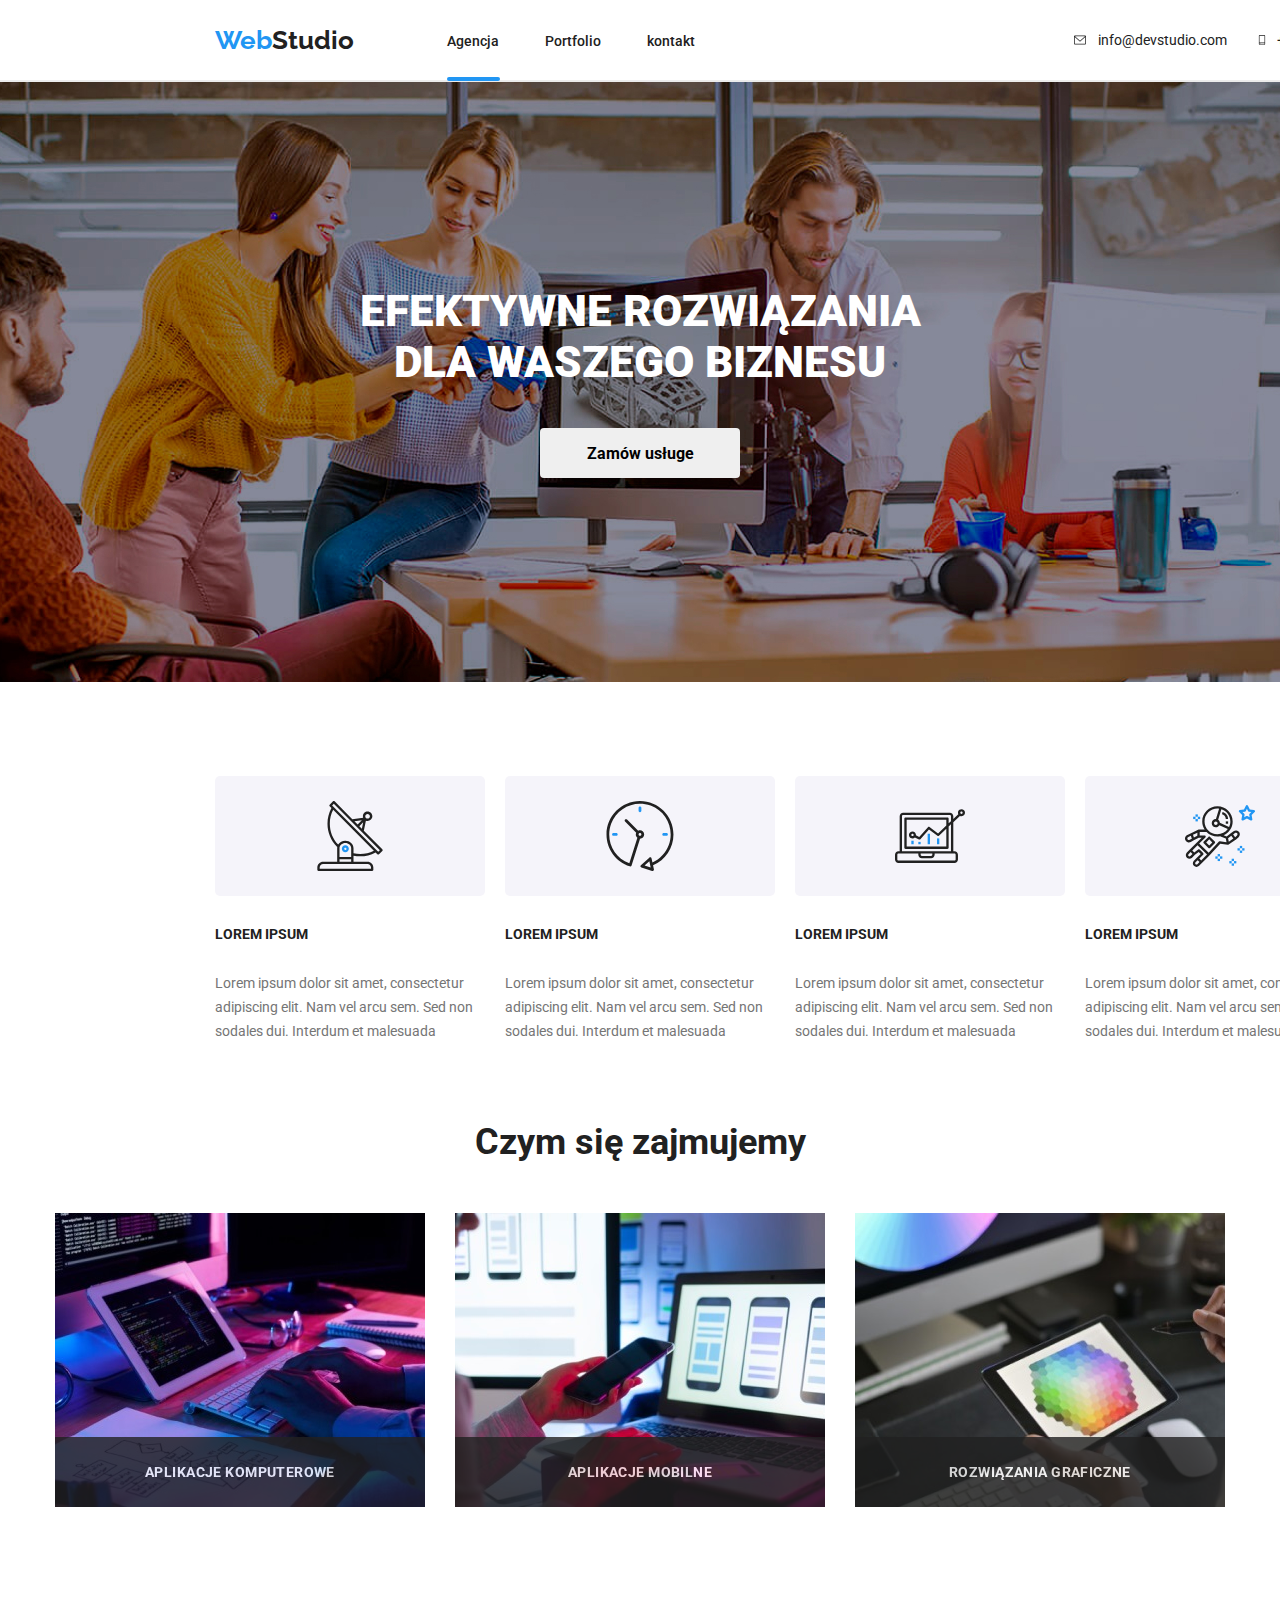
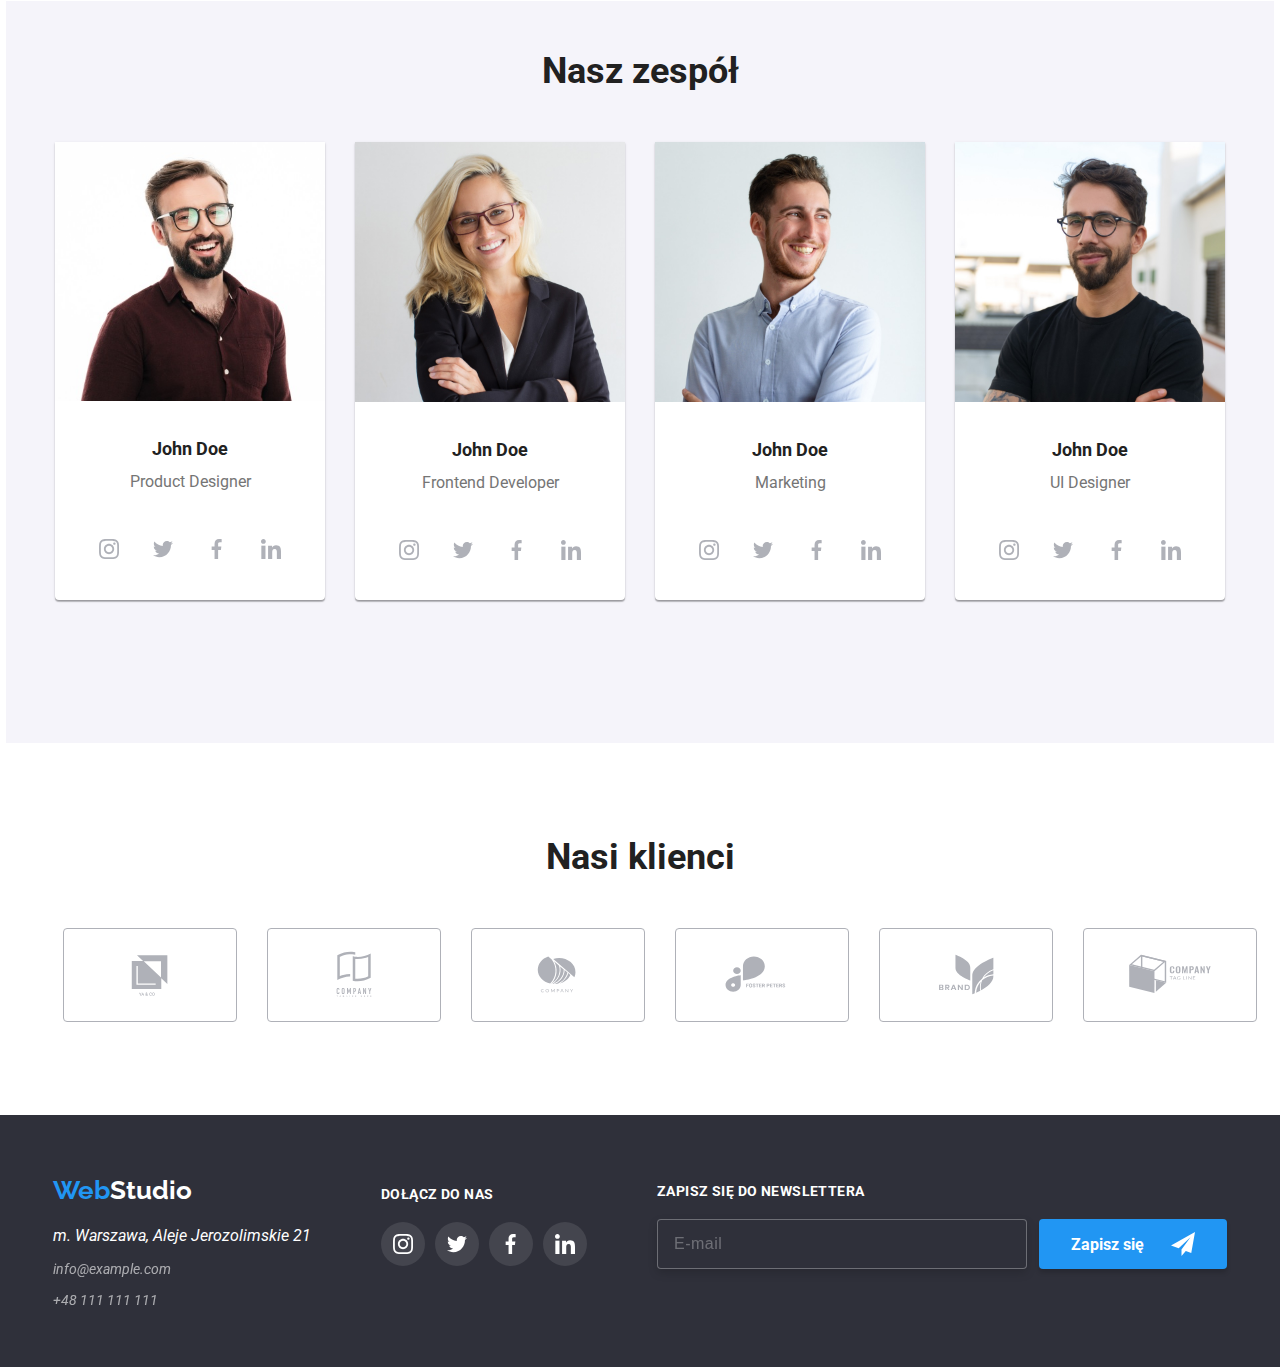
<file: index.html>
<!DOCTYPE html>
<html lang="en">
  <head>
    <meta charset="UTF-8" />
    <meta http-equiv="X-UA-Compatible" content="IE=edge" />
    <meta name="viewport" content="width=device-width, initial-scale=1.0" />
    <link rel="preconnect" href="https://fonts.googleapis.com" />
    <link rel="preconnect" href="https://fonts.gstatic.com" crossorigin />
    <link
      href="https://fonts.googleapis.com/css2?family=Raleway:wght@700&family=Roboto:wght@400;500;700;900&display=swap"
      rel="stylesheet"
    />
    <link
      rel="stylesheet"
      type="text/html"
      href="node_modules/modern-normalize/modern-normalize.css"
    />
    <link rel="stylesheet" href="css\styles.css" />
    <title>WebStudio</title>
  </head>
  <body>
    <header class="header">
      <a href="index.html" class="aLink"
        ><span class="headerLogoTextProps"><span class="blueText">Web</span>Studio</span></a
      >
      <nav class="navContainer">
        <ul class="listOfNavBtns">
          <li class="listItemProps">
            <a href="index.html" class="aLink blueTextOnHover actualContent">Agencja</a>
          </li>
          <li class="listItemProps">
            <a href="portfolio.html" class="aLink blueTextOnHover">Portfolio</a>
          </li>
          <li class="listItemProps">
            <a href="#" class="aLink blueTextOnHover">kontakt</a>
          </li>
        </ul>
      </nav>
      <section class="contact">
        <a href="mailto:info@devstudio.com" class="aLink blueTextOnHover contactHeader">
          <svg class="svg" width="16px" height="12px">
            <use href="images\svg\icons.svg#envelope"></use>
          </svg>
          info@devstudio.com</a
        >
        <a href="tel:+48111111111" class="aLink blueTextOnHover contactHeader phoneNumberAlignment"
          ><svg class="svg" width="10px" height="16px">
            <use href="images\svg\icons.svg#smartphone"></use>
          </svg>
          +48 111 111 111
        </a>
      </section>
    </header>
    <div class="line"></div>
    <main class="main">
      <section class="bigAD">
        <div class="container">
          <div class="bigADDisplay">
            <h1 class="bigADTitle">
              EFEKTYWNE ROZWIĄZANIA<br />
              DLA WASZEGO BIZNESU
            </h1>
            <button data-modal-open type="button" class="btnChangeOnHover bigADBtn">Zamów usługe</button>
          </div>
        </div>
      </section>
      <section class="teamPros">
        <ul class="listOfTeamPros">
          <li class="listItemProps">
            <div class="companyLogos">
              <svg class="svg" width="70px" height="70px">
                <use href="images\svg\icons.svg#antenna"></use>
              </svg>
            </div>
            <h2 class="paragraphTitle">LOREM IPSUM</h2>
            <p class="paragraphDescription">
              Lorem ipsum dolor sit amet, consectetur adipiscing elit. Nam vel arcu sem. Sed non
              sodales dui. Interdum et malesuada
            </p>
          </li>
          <li class="listItemProps">
            <div class="companyLogos">
              <svg class="svg" width="70px" height="70px">
                <use href="images\svg\icons.svg#clock"></use>
              </svg>
            </div>
            <h2 class="paragraphTitle">LOREM IPSUM</h2>
            <p class="paragraphDescription">
              Lorem ipsum dolor sit amet, consectetur adipiscing elit. Nam vel arcu sem. Sed non
              sodales dui. Interdum et malesuada
            </p>
          </li>
          <li class="listItemProps">
            <div class="companyLogos">
              <svg class="svg" width="70px" height="70px">
                <use href="images\svg\icons.svg#diagram"></use>
              </svg>
            </div>
            <h2 class="paragraphTitle">LOREM IPSUM</h2>
            <p class="paragraphDescription">
              Lorem ipsum dolor sit amet, consectetur adipiscing elit. Nam vel arcu sem. Sed non
              sodales dui. Interdum et malesuada
            </p>
          </li>
          <li class="listItemProps">
            <div class="companyLogos">
              <svg class="svg" width="70px" height="70px">
                <use href="images\svg\icons.svg#astronaut"></use>
              </svg>
            </div>
            <h2 class="paragraphTitle">LOREM IPSUM</h2>
            <p class="paragraphDescription">
              Lorem ipsum dolor sit amet, consectetur adipiscing elit. Nam vel arcu sem. Sed non
              sodales dui. Interdum et malesuada
            </p>
          </li>
        </ul>
      </section>
      <section class="photoGallery">
        <h2 class="galleriesTitle">Czym się zajmujemy</h2>
        <ul class="listOfWorkPhotos">
          <li class="listItemProps">
            <img
              src="images/services/ManTypingOnTablet.jpg"
              alt="Osoba zapisująca kod"
              width="370"
              height="294"
              class="img"
            /><div class="softText"><span class="textInSoftText">APLIKACJE KOMPUTEROWE<span></div>
            </li>
          </li>

          <li class="listItemProps">
            <img
              src="images/services/WomanWithAPhone.jpg"
              alt="Osoba projektująca stronę internetową"
              width="370"
              height="294"
            /><div class="softText"><span class="textInSoftText">APLIKACJE MOBILNE<span></span></div>
          </li>
          <li class="listItemProps">
            <img
              src="images/services/ChoosingColorOnPalett.jpg"
              alt="Osoba projektująca grafikę wybiera kolor z palety RGB"
              width="370"
              height="294"
            /><div class="softText"><span class="textInSoftText">ROZWIĄZANIA GRAFICZNE<span></span></div>
          </li>
        </ul>
      </section>
      <section class="photoGalleryOfCrue">
        <h2 class="galleriesTitle">Nasz zespół</h2>
        <ul class="listOfCruePhotos">
          <li class="listItemProps">
            <figure class="cruePictureDescriptionProps">
              <img
                src="images\employees\Jeremy.jpg"
                alt="Mężczyzna z brodą w ciemno bordowej koszuli"
                width="270"
                height="260"
              />
              <figcaption class="galleryDescription">
                <b class="galleryDescriptionTitle">John Doe</b><br />Product Designer
              </figcaption>
              <div class="socialmedia">
                <a href="#" class="iconBackground">
                  <svg class="svg" width="20px" height="20px">
                    <use href="images\svg\icons.svg#instagram"></use>
                  </svg>
                </a>
                <a href="#" class="iconBackground">
                  <svg class="svg" width="20px" height="20px">
                    <use href="images\svg\icons.svg#twitter"></use>
                  </svg>
                </a>
                <a href="#" class="iconBackground">
                  <svg class="svg" width="20px" height="20px">
                    <use href="images\svg\icons.svg#facebook"></use>
                  </svg>
                </a>
                <a href="#" class="iconBackground">
                  <svg class="svg" width="20px" height="20px">
                    <use href="images\svg\icons.svg#linkedin"></use>
                  </svg>
                </a>
              </div>
            </figure>
          </li>
          <li class="listItemProps">
            <figure class="cruePictureDescriptionProps">
              <img
                src="images\employees\Anna.jpg"
                alt="Kobieta blond włosa w garniturze i białej koszuli"
                width="270"
                height="260"
              />
              <figcaption class="galleryDescription">
                <b class="galleryDescriptionTitle">John Doe</b><br />Frontend Developer
              </figcaption>
              <div class="socialmedia">
                <a href="#" class="iconBackground">
                  <svg class="svg" width="20px" height="20px">
                    <use href="images\svg\icons.svg#instagram"></use>
                  </svg>
                </a>
                <a href="#" class="iconBackground">
                  <svg class="svg" width="20px" height="20px">
                    <use href="images\svg\icons.svg#twitter"></use>
                  </svg>
                </a>
                <a href="#" class="iconBackground">
                  <svg class="svg" width="20px" height="20px">
                    <use href="images\svg\icons.svg#facebook"></use>
                  </svg>
                </a>
                <a href="#" class="iconBackground">
                  <svg class="svg" width="20px" height="20px">
                    <use href="images\svg\icons.svg#linkedin"></use>
                  </svg>
                </a>
              </div>
            </figure>
          </li>
          <li class="listItemProps">
            <figure class="cruePictureDescriptionProps">
              <img
                src="images\employees\Brandon.jpg"
                alt="Mężczyzna w jasno niebieskiej koszuli z lekkim zarostem"
                width="270"
                height="260"
              />
              <figcaption class="galleryDescription">
                <b class="galleryDescriptionTitle">John Doe</b><br />Marketing
              </figcaption>
              <div class="socialmedia">
                <a href="#" class="iconBackground">
                  <svg class="svg" width="20px" height="20px">
                    <use href="images\svg\icons.svg#instagram"></use>
                  </svg>
                </a>
                <a href="#" class="iconBackground">
                  <svg class="svg" width="20px" height="20px">
                    <use href="images\svg\icons.svg#twitter"></use>
                  </svg>
                </a>
                <a href="#" class="iconBackground">
                  <svg class="svg" width="20px" height="20px">
                    <use href="images\svg\icons.svg#facebook"></use>
                  </svg>
                </a>
                <a href="#" class="iconBackground">
                  <svg class="svg" width="20px" height="20px">
                    <use href="images\svg\icons.svg#linkedin"></use>
                  </svg>
                </a>
              </div>
            </figure>
          </li>
          <li class="listItemProps">
            <figure class="cruePictureDescriptionProps">
              <img
                src="images\employees\John.jpg"
                alt="Mężczyzna z brodą w czarnym t-shirt'cie z tatuażami na rękach"
                width="270"
                height="260"
              />
              <figcaption class="galleryDescription">
                <b class="galleryDescriptionTitle">John Doe</b><br />UI Designer
              </figcaption>
              <div class="socialmedia">
                <a href="#" class="iconBackground">
                  <svg class="svg" width="20px" height="20px">
                    <use href="images\svg\icons.svg#instagram"></use>
                  </svg>
                </a>
                <a href="#" class="iconBackground">
                  <svg class="svg" width="20px" height="20px">
                    <use href="images\svg\icons.svg#twitter"></use>
                  </svg>
                </a>
                <a href="#" class="iconBackground">
                  <svg class="svg" width="20px" height="20px">
                    <use href="images\svg\icons.svg#facebook"></use>
                  </svg>
                </a>
                <a href="#" class="iconBackground">
                  <svg class="svg" width="20px" height="20px">
                    <use href="images\svg\icons.svg#linkedin"></use>
                  </svg>
                </a>
              </div>
            </figure>
          </li>
        </ul>
      </section>
      <section class="ourCustomers">
        <h2 class="galleriesTitle">Nasi klienci</h2>
        <ul class="companyLogosContainer">
          <li class="listItemProps">
            <svg class="svg" width="172px" height="92px">
              <use href="images\svg\icons.svg#yaCo"></use>
            </svg>
          </li>
          <li class="listItemProps">
            <svg class="svg" width="172px" height="92px">
              <use href="images\svg\icons.svg#companyTagLine2"></use>
            </svg>
          </li>
          <li class="listItemProps">
            <svg class="svg" width="172px" height="92px">
              <use href="images\svg\icons.svg#company"></use>
            </svg>
          </li>
          <li class="listItemProps">
            <svg class="svg" width="172px" height="92px">
              <use href="images\svg\icons.svg#fosterPeters"></use>
            </svg>
          </li>
          <li class="listItemProps">
            <svg class="svg" width="172px" height="92px">
              <use href="images\svg\icons.svg#brand"></use>
            </svg>
          </li>
          <li class="listItemProps">
            <svg class="svg" width="172px" height="92px">
              <use href="images\svg\icons.svg#companyTagLine1"></use>
            </svg>
          </li>
        </ul>
      </section>
    </main>
    <footer class="footer">
      <div class="mainFooterInfo">
        <a href="index.html" class="aLink"
          ><span class="footerLogoTextProps"><span class="blueText">Web</span>Studio</span></a
        >
        <address class="address">
          m. Warszawa, Aleje Jerozolimskie 21
          <a href="mailto:info@example.com" class="aLink"
            ><span class="blueTextOnHover contactFooter">info@example.com</span></a
          >
          <a href="tel:+48111111111" class="aLink"
            ><span class="blueTextOnHover contactFooter">+48 111 111 111</span></a
          >
        </address>
      </div>
      <div class="socialmediaContainer">
        <span class="joinUsText">DOŁĄCZ DO NAS</span>
        <section class="socialmedia">
          <a href="#" class="iconBackground">
            <svg class="svg" width="20px" height="20px">
              <use href="images\svg\icons.svg#instagram"></use>
            </svg>
          </a>
          <a href="#" class="iconBackground">
            <svg class="svg" width="20px" height="20px">
              <use href="images\svg\icons.svg#twitter"></use>
            </svg>
          </a>
          <a href="#" class="iconBackground">
            <svg class="svg" width="20px" height="20px">
              <use href="images\svg\icons.svg#facebook"></use>
            </svg>
          </a>
          <a href="#" class="iconBackground">
            <svg class="svg" width="20px" height="20px">
              <use href="images\svg\icons.svg#linkedin"></use>
            </svg>
          </a>
        </section>
      </div>
      <section class="newsletter">
        <span class="joinUsText">ZAPISZ SIĘ DO NEWSLETTERA</span>
        <form class="newsletterForm" name="newsletterSignUpForm" >
          <label>
            <input class="input" type="email" name="email" placeholder="E-mail" required />
          </label>
          <button class="btnSend" type="submit">Zapisz się<svg class="svg" width="24px" height="24px">
            <use href="images\svg\icons.svg#paperPlane"></use>
          </svg></button>
        </form>
      </section>
    </footer>
      <div class="backdrop is-hidden" data-modal>
        <div class="modal">
          <button class="modalClose" data-modal-close><span>X</span></button>
          <h4 class="mainFormTitle">Zostaw swoje dane w formularzu poniżej</h4>
          <form name="mainSignUpForm" class="mainSignUpForm">
            <div class="inputContainer">
              Imie
              <label class="optimizer">
                <input class="textBoxInput" type="text" name="first_name" required/>
                <svg class="svg" width="18px" height="18px">
                  <use href="images\svg\icons.svg#personInBlack"></use>
                </svg>
              </label>
            </div>
            <div class="inputContainer">
              Telefon
              <label class="optimizer">
                <input class="textBoxInput" type="tel" name="Telephone" required
                pattern="[0-9]{3}-[0-9]{3}-[0-9]{3}"/>
                <svg class="svg" width="18px" height="18px">
                  <use href="images\svg\icons.svg#phone"></use>
                </svg>
              </label>
            </div >
            <div class="inputContainer">
              Email
              <label class="optimizer">
                <input class="textBoxInput" type="email" name="E-mail" required/>
                <svg class="svg" width="18px" height="18px">
                  <use href="images\svg\icons.svg#mail"></use>
                </svg>
              </label>
            </div>
            <div class="inputContainer">
              Komentarz
              <label class="optimizer">
              <textarea 
                resize="none"
                class="textArea"
                name="comment"
                rows="5"
                placeholder="Wprowadź tekst"
              ></textarea>
            </label>
            </div>
            <div class="checkbox">
              <label class="chkBoxContainer">
                <input
                  class="chkBox"
                  type="checkbox"
                  name="term"
                  value="accepted"
                  required
                />
                <div class="CustomCheckbox">
                  <svg class="OkaySvg" width="16" height="15">
                    <use href="images\svg\icons.svg#okay"></use>
                  </svg>
                </div>
                <span class="regulations">
                  Oświadczam iż akceptuję <a href="#">Regulamin</a> i
                  <a href="#">Politykę Prywatności</a>.
                </span>
              </label>
            </div>
            <button class="btnSubmit" type="submit">Wyślij</button>
          </form>
        </div>
      </div>
    <script src="modal.js"></script>
  </body>
</html>
</file>
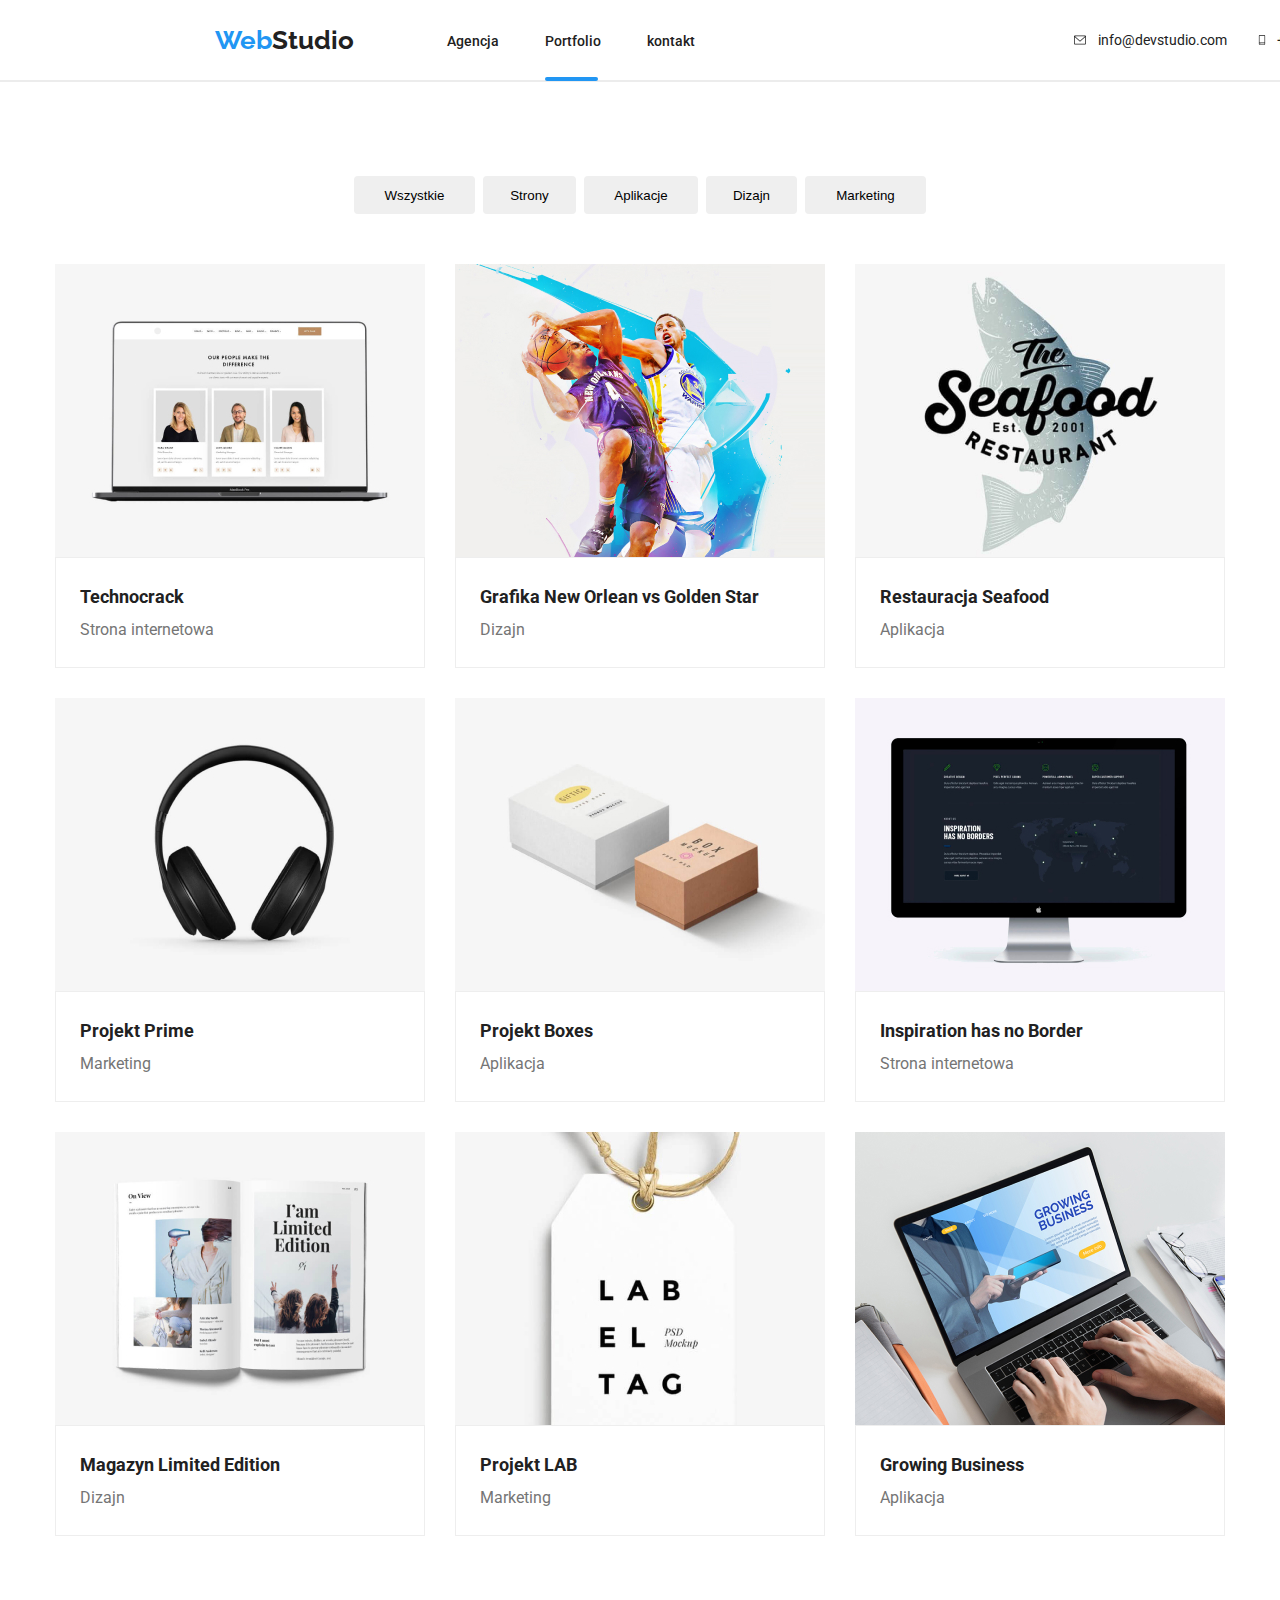
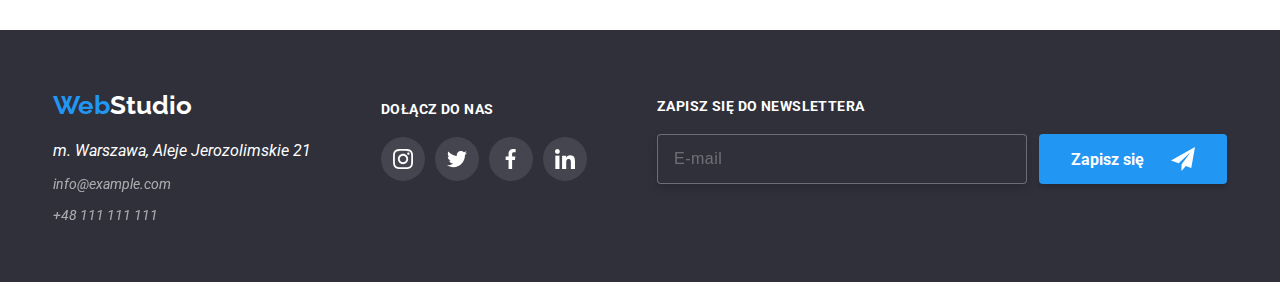
<file: portfolio.html>
<!DOCTYPE html>
<html lang="en">
  <head>
    <meta charset="UTF-8" />
    <meta http-equiv="X-UA-Compatible" content="IE=edge" />
    <meta name="viewport" content="width=device-width, initial-scale=1.0" />
    <link rel="preconnect" href="https://fonts.googleapis.com" />
    <link rel="preconnect" href="https://fonts.gstatic.com" crossorigin />
    <link
      href="https://fonts.googleapis.com/css2?family=Raleway:wght@700&family=Roboto:wght@400;500;700;900&display=swap"
      rel="stylesheet"
    />
    <link
      rel="stylesheet"
      type="text/html"
      href="node_modules/modern-normalize/modern-normalize.css"
    />
    <link rel="stylesheet" href="css\styles.css" />
    <title>Portfolio</title>
  </head>
  <body>
    <header class="header">
      <a href="index.html" class="aLink"
        ><span class="headerLogoTextProps"><span class="blueText">Web</span>Studio</span></a
      >
      <nav class="navContainer">
        <ul class="listOfNavBtns">
          <li class="listItemProps">
            <a href="index.html" class="aLink blueTextOnHover">Agencja</a>
          </li>
          <li class="listItemProps">
            <a href="portfolio.html" class="aLink blueTextOnHover actualContent">Portfolio</a>
          </li>
          <li class="listItemProps">
            <a href="#" class="aLink blueTextOnHover">kontakt</a>
          </li>
        </ul>
      </nav>
      <section class="contact">
        <a href="mailto:info@devstudio.com" class="aLink blueTextOnHover contactHeader">
          <svg width="16px" height="12px">
            <use href="images\svg\icons.svg#envelope"></use>
          </svg>
          info@devstudio.com</a
        >
        <a href="tel:+48111111111" class="aLink blueTextOnHover contactHeader phoneNumberAlignment"
          ><svg width="10px" height="16px">
            <use href="images\svg\icons.svg#smartphone"></use>
          </svg>
          +48 111 111 111
        </a>
      </section>
    </header>
    <div class="line"></div>
    <main class="portfoliogalleryMenu">
      <div class="container">
        <ul class="listOfCategoryBtns">
          <li class="listItemProps">
            <button type="button" class="btnChangeOnHover portfolioBtn1">Wszystkie</button>
          </li>
          <li class="listItemProps">
            <button type="button" class="btnChangeOnHover portfolioBtn2">Strony</button>
          </li>
          <li class="listItemProps">
            <button type="button" class="btnChangeOnHover portfolioBtn3">Aplikacje</button>
          </li>
          <li class="listItemProps">
            <button type="button" class="btnChangeOnHover portfolioBtn4">Dizajn</button>
          </li>
          <li class="listItemProps">
            <button type="button" class="btnChangeOnHover portfolioBtn5">Marketing</button>
          </li>
        </ul>
        <ul class="portfolioGalleryFirstRow">
          <li class="listItemProps">
            <figure class="portfolioGalleryItems">
              <div class="overlayBox">
                <div class="overlay">
                  <span class="overlayText"
                    >Technocrack jest popularną platformą wykorzystywaną do rozpowszechniania
                    koronawirusa. Firmy wykorzystują tę platformę do celów szpiegowskich i ataków na
                    niezabezpieczone serwery konkurencji</span
                  >
                </div>
                <img
                  src="images\portfolio\laptopWithWebsite.jpg"
                  alt="laptop with website on screen"
                />
              </div>
              <figcaption class="galleryDescription">
                <b class="galleryDescriptionTitle">Technocrack</b>Strona internetowa
              </figcaption>
            </figure>
          </li>
          <li class="listItemProps">
            <figure class="portfolioGalleryItems">
              <div class="overlayBox">
                <div class="overlay">
                  <span class="overlayText"
                    >Technocrack jest popularną platformą wykorzystywaną do rozpowszechniania
                    koronawirusa. Firmy wykorzystują tę platformę do celów szpiegowskich i ataków na
                    niezabezpieczone serwery konkurencji</span
                  >
                </div>
                <img
                  src="images\portfolio\basteballPoster.jpg"
                  alt="basteball poster with New orleans and Golden stars"
                />
              </div>
              <figcaption class="galleryDescription">
                <b class="galleryDescriptionTitle">Grafika New Orlean vs Golden Star</b>Dizajn
              </figcaption>
            </figure>
          </li>
          <li class="listItemProps">
            <figure class="portfolioGalleryItems">
              <div class="overlayBox">
                <div class="overlay">
                  <span class="overlayText"
                    >Technocrack jest popularną platformą wykorzystywaną do rozpowszechniania
                    koronawirusa. Firmy wykorzystują tę platformę do celów szpiegowskich i ataków na
                    niezabezpieczone serwery konkurencji</span
                  >
                </div>
                <img src="images\portfolio\restaurantLogo.jpg" alt="Logo of seafood restaurant" />
              </div>
              <figcaption class="galleryDescription">
                <b class="galleryDescriptionTitle">Restauracja Seafood</b>Aplikacja
              </figcaption>
            </figure>
          </li>
        </ul>
        <ul class="portfolioGallerySecondRow">
          <li class="listItemProps">
            <figure class="portfolioGalleryItems">
              <div class="overlayBox">
                <div class="overlay">
                  <span class="overlayText"
                    >Technocrack jest popularną platformą wykorzystywaną do rozpowszechniania
                    koronawirusa. Firmy wykorzystują tę platformę do celów szpiegowskich i ataków na
                    niezabezpieczone serwery konkurencji</span
                  >
                </div>
                <img src="images\portfolio\headphones.jpg" alt="headphones" />
              </div>
              <figcaption class="galleryDescription">
                <b class="galleryDescriptionTitle">Projekt Prime</b>Marketing
              </figcaption>
            </figure>
          </li>
          <li class="listItemProps">
            <figure class="portfolioGalleryItems">
              <div class="overlayBox">
                <div class="overlay">
                  <span class="overlayText"
                    >Technocrack jest popularną platformą wykorzystywaną do rozpowszechniania
                    koronawirusa. Firmy wykorzystują tę platformę do celów szpiegowskich i ataków na
                    niezabezpieczone serwery konkurencji</span
                  >
                </div>
                <img
                  src="images\portfolio\boxes.jpg"
                  alt="two boxes, first bigger with white color and second smaller and more orange"
                />
              </div>
              <figcaption class="galleryDescription">
                <b class="galleryDescriptionTitle">Projekt Boxes</b>Aplikacja
              </figcaption>
            </figure>
          </li>
          <li class="listItemProps">
            <figure class="portfolioGalleryItems">
              <div class="overlayBox">
                <div class="overlay">
                  <span class="overlayText"
                    >Technocrack jest popularną platformą wykorzystywaną do rozpowszechniania
                    koronawirusa. Firmy wykorzystują tę platformę do celów szpiegowskich i ataków na
                    niezabezpieczone serwery konkurencji</span
                  >
                </div>
                <img src="images\portfolio\websiteOnMonitor.jpg" alt="website on monitor" />
              </div>
              <figcaption class="galleryDescription">
                <b class="galleryDescriptionTitle">Inspiration has no Border</b>Strona internetowa
              </figcaption>
            </figure>
          </li>
        </ul>
        <ul class="portfolioGalleryThirdRow">
          <li class="listItemProps">
            <figure class="portfolioGalleryItems">
              <div class="overlayBox">
                <div class="overlay">
                  <span class="overlayText"
                    >Technocrack jest popularną platformą wykorzystywaną do rozpowszechniania
                    koronawirusa. Firmy wykorzystują tę platformę do celów szpiegowskich i ataków na
                    niezabezpieczone serwery konkurencji</span
                  >
                </div>
                <img src="images\portfolio\magazine.jpg" alt="magazine" />
              </div>
              <figcaption class="galleryDescription">
                <b class="galleryDescriptionTitle">Magazyn Limited Edition</b>Dizajn
              </figcaption>
            </figure>
          </li>
          <li class="listItemProps">
            <figure class="portfolioGalleryItems">
              <div class="overlayBox">
                <div class="overlay">
                  <span class="overlayText"
                    >Technocrack jest popularną platformą wykorzystywaną do rozpowszechniania
                    koronawirusa. Firmy wykorzystują tę platformę do celów szpiegowskich i ataków na
                    niezabezpieczone serwery konkurencji</span
                  >
                </div>
                <img src="images\portfolio\label.jpg" alt="white label" />
              </div>
              <figcaption class="galleryDescription">
                <b class="galleryDescriptionTitle">Projekt LAB</b>Marketing
              </figcaption>
            </figure>
          </li>
          <li class="listItemProps">
            <figure class="portfolioGalleryItems">
              <div class="overlayBox">
                <div class="overlay">
                  <span class="overlayText"
                    >Technocrack jest popularną platformą wykorzystywaną do rozpowszechniania
                    koronawirusa. Firmy wykorzystują tę platformę do celów szpiegowskich i ataków na
                    niezabezpieczone serwery konkurencji</span
                  >
                </div>
                <img src="images\portfolio\appOnLaptop.jpg" alt="app on laptop" />
              </div>
              <figcaption class="galleryDescription">
                <b class="galleryDescriptionTitle">Growing Business</b>Aplikacja
              </figcaption>
            </figure>
          </li>
        </ul>
      </div>
    </main>
    <footer class="footer">
      <div class="mainFooterInfo">
        <a href="index.html" class="aLink"
          ><span class="footerLogoTextProps"><span class="blueText">Web</span>Studio</span></a
        >
        <address class="address">
          m. Warszawa, Aleje Jerozolimskie 21
          <a href="mailto:info@example.com" class="aLink"
            ><span class="blueTextOnHover contactFooter">info@example.com</span></a
          >
          <a href="tel:+48111111111" class="aLink"
            ><span class="blueTextOnHover contactFooter">+48 111 111 111</span></a
          >
        </address>
      </div>
      <div class="socialmediaContainer">
        <span class="joinUsText">DOŁĄCZ DO NAS</span>
        <section class="socialmedia">
          <a href="#" class="iconBackground">
            <svg class="svg" width="20px" height="20px">
              <use href="images\svg\icons.svg#instagram"></use>
            </svg>
          </a>
          <a href="#" class="iconBackground">
            <svg class="svg" width="20px" height="20px">
              <use href="images\svg\icons.svg#twitter"></use>
            </svg>
          </a>
          <a href="#" class="iconBackground">
            <svg class="svg" width="20px" height="20px">
              <use href="images\svg\icons.svg#facebook"></use>
            </svg>
          </a>
          <a href="#" class="iconBackground">
            <svg class="svg" width="20px" height="20px">
              <use href="images\svg\icons.svg#linkedin"></use>
            </svg>
          </a>
        </section>
      </div>
      <section class="newsletter">
        <span class="joinUsText">ZAPISZ SIĘ DO NEWSLETTERA</span>
        <form class="newsletterForm">
          <label>
            <input class="input" type="email" name="email" placeholder="E-mail" required/>
          </label>
          <button class="btnSend" type="submit">
            Zapisz się<svg class="svg" width="24px" height="24px">
              <use href="images\svg\icons.svg#paperPlane"></use>
            </svg>
          </button>
        </form>
      </section>
    </footer>
  </body>
</html>
</file>
